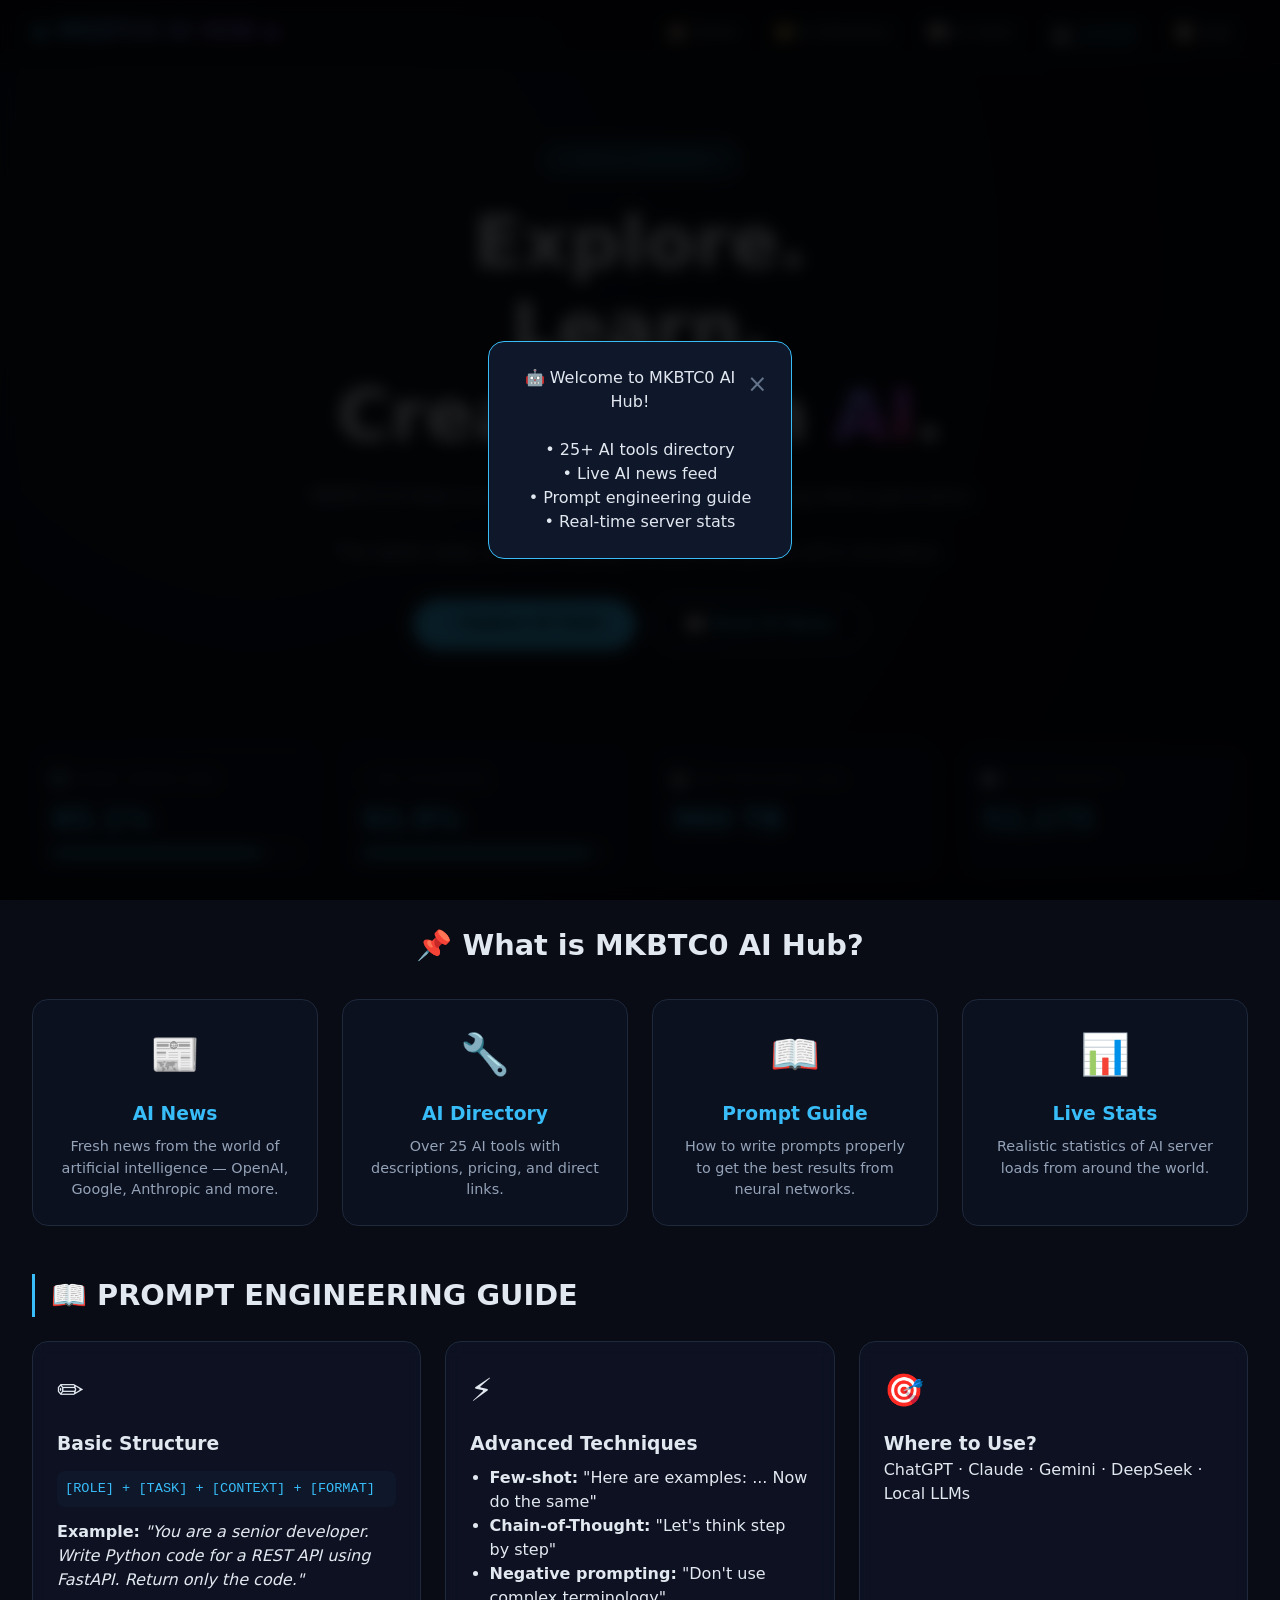
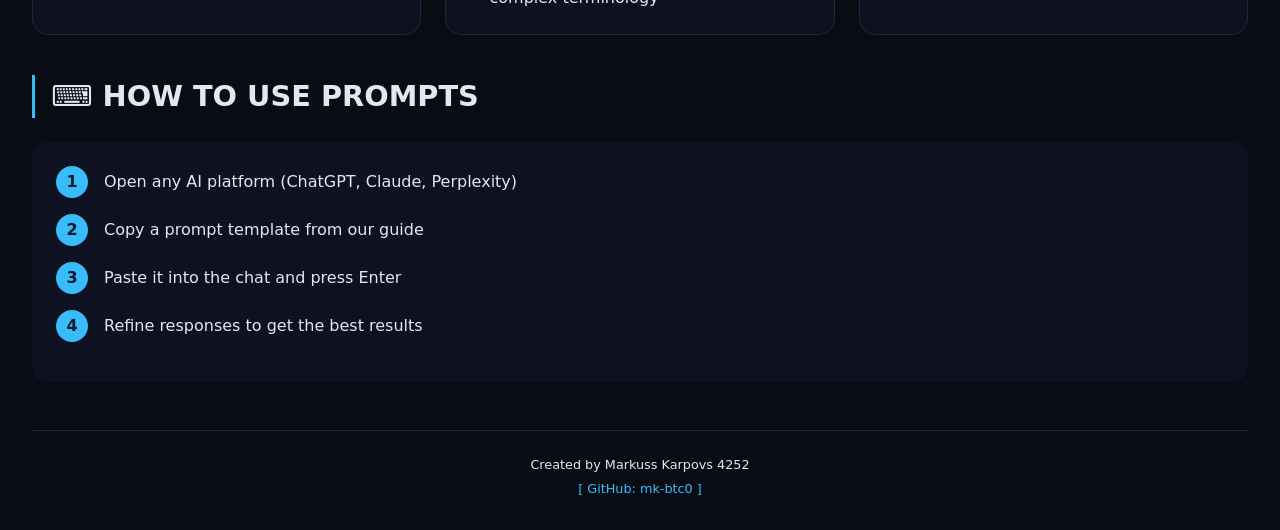
<file: index.html>
<!--
╔══════════════════════════════════════════════╗
║     MKBTC0                                   ║
║     Rnu                                      ║
╚══════════════════════════════════════════════╝
-->
<!DOCTYPE html>
<html lang="en">
<head>
    <meta charset="UTF-8">
    <meta name="viewport" content="width=device-width, initial-scale=1.0">
    <title>MKBTC0 AI HUB | Home</title>
    <link rel="stylesheet" href="style.css">
</head>
<body>
    <div class="bg-gradient"></div>
    
    <nav class="navbar">
        <div class="logo">◆ MKBTC0 AI HUB ◆</div>
        <div class="nav-links">
            <a href="index.html">🏠 home</a>
            <a href="allAI.html">📁 ai directory</a>
            <a href="news.html">📰 ai news</a>
            <a href="console.html" class="active">💻 console</a>
            <a href="logs.html">📋 logs</a>
        </div>
    </nav>

    <main class="container">
        <div class="hero-section">
            <div class="hero-badge">✦ YOUR AI COMPANION ✦</div>
            <h1 class="hero-title">Explore.<br>Learn.<br>Create with <span class="gradient-text">AI</span>.</h1>
            <p class="hero-desc">MKBTC0 AI Hub is a platform where you'll find everything about generative artificial intelligence.<br>The latest news, AI tools catalog, and prompt guides all in one place.</p>
            <div class="hero-buttons">
                <a href="allAI.html" class="btn-primary">⚡ Explore AI Tools</a>
                <a href="news.html" class="btn-secondary">📰 Read AI News</a>
            </div>
        </div>

        <div class="stats-panel">
            <div class="stat-card">
                <span class="stat-label">🌍 GLOBAL SERVER LOAD</span>
                <span class="stat-value" id="serverLoad">89%</span>
                <div class="progress-bar"><div class="progress-fill" id="loadFill" style="width: 89%"></div></div>
            </div>
            <div class="stat-card">
                <span class="stat-label">⚡ GPU UTILIZATION</span>
                <span class="stat-value" id="gpuUtil">94%</span>
                <div class="progress-bar"><div class="progress-fill" id="gpuFill" style="width: 94%"></div></div>
            </div>
            <div class="stat-card">
                <span class="stat-label">💾 DATA PROCESSED (24h)</span>
                <span class="stat-value" id="dataProcessed">847 TB</span>
            </div>
            <div class="stat-card">
                <span class="stat-label">🔄 ACTIVE REQUESTS</span>
                <span class="stat-value" id="activeReqs">47,281</span>
            </div>
        </div>

        <!-- What is this site about -->
        <div class="about-section">
            <h2>📌 What is MKBTC0 AI Hub?</h2>
            <div class="about-grid">
                <div class="about-card">
                    <div class="about-icon">📰</div>
                    <h3>AI News</h3>
                    <p>Fresh news from the world of artificial intelligence — OpenAI, Google, Anthropic and more.</p>
                </div>
                <div class="about-card">
                    <div class="about-icon">🔧</div>
                    <h3>AI Directory</h3>
                    <p>Over 25 AI tools with descriptions, pricing, and direct links.</p>
                </div>
                <div class="about-card">
                    <div class="about-icon">📖</div>
                    <h3>Prompt Guide</h3>
                    <p>How to write prompts properly to get the best results from neural networks.</p>
                </div>
                <div class="about-card">
                    <div class="about-icon">📊</div>
                    <h3>Live Stats</h3>
                    <p>Realistic statistics of AI server loads from around the world.</p>
                </div>
            </div>
        </div>

        <!-- Prompt Engineering Guide -->
        <div class="section">
            <h2>📖 PROMPT ENGINEERING GUIDE</h2>
            <div class="prompt-grid">
                <div class="prompt-card">
                    <div class="prompt-icon">✏️</div>
                    <h3>Basic Structure</h3>
                    <code>[ROLE] + [TASK] + [CONTEXT] + [FORMAT]</code>
                    <p><strong>Example:</strong> <em>"You are a senior developer. Write Python code for a REST API using FastAPI. Return only the code."</em></p>
                </div>
                <div class="prompt-card">
                    <div class="prompt-icon">⚡</div>
                    <h3>Advanced Techniques</h3>
                    <ul>
                        <li><strong>Few-shot:</strong> "Here are examples: ... Now do the same"</li>
                        <li><strong>Chain-of-Thought:</strong> "Let's think step by step"</li>
                        <li><strong>Negative prompting:</strong> "Don't use complex terminology"</li>
                    </ul>
                </div>
                <div class="prompt-card">
                    <div class="prompt-icon">🎯</div>
                    <h3>Where to Use?</h3>
                    <p>ChatGPT · Claude · Gemini · DeepSeek · Local LLMs</p>
                </div>
            </div>
        </div>

        <!-- How to use prompts -->
        <div class="section">
            <h2>⌨️ HOW TO USE PROMPTS</h2>
            <div class="instruction-box">
                <div class="instruction-step">
                    <span class="step-num">1</span>
                    <p>Open any AI platform (ChatGPT, Claude, Perplexity)</p>
                </div>
                <div class="instruction-step">
                    <span class="step-num">2</span>
                    <p>Copy a prompt template from our guide</p>
                </div>
                <div class="instruction-step">
                    <span class="step-num">3</span>
                    <p>Paste it into the chat and press Enter</p>
                </div>
                <div class="instruction-step">
                    <span class="step-num">4</span>
                    <p>Refine responses to get the best results</p>
                </div>
            </div>
        </div>

        <footer class="footer">
            <p>Created by Markuss Karpovs 4252</p>
            <a href="https://github.com/mk-btc0" target="_blank" class="github-link">[ GitHub: mk-btc0 ]</a>
        </footer>
    </main>
    
    <div id="modal" class="modal">
        <div class="modal-content">
            <span class="close">&times;</span>
            <p id="modalMsg"></p>
        </div>
    </div>

    <script src="script.js"></script>
</body>
</html>
</file>
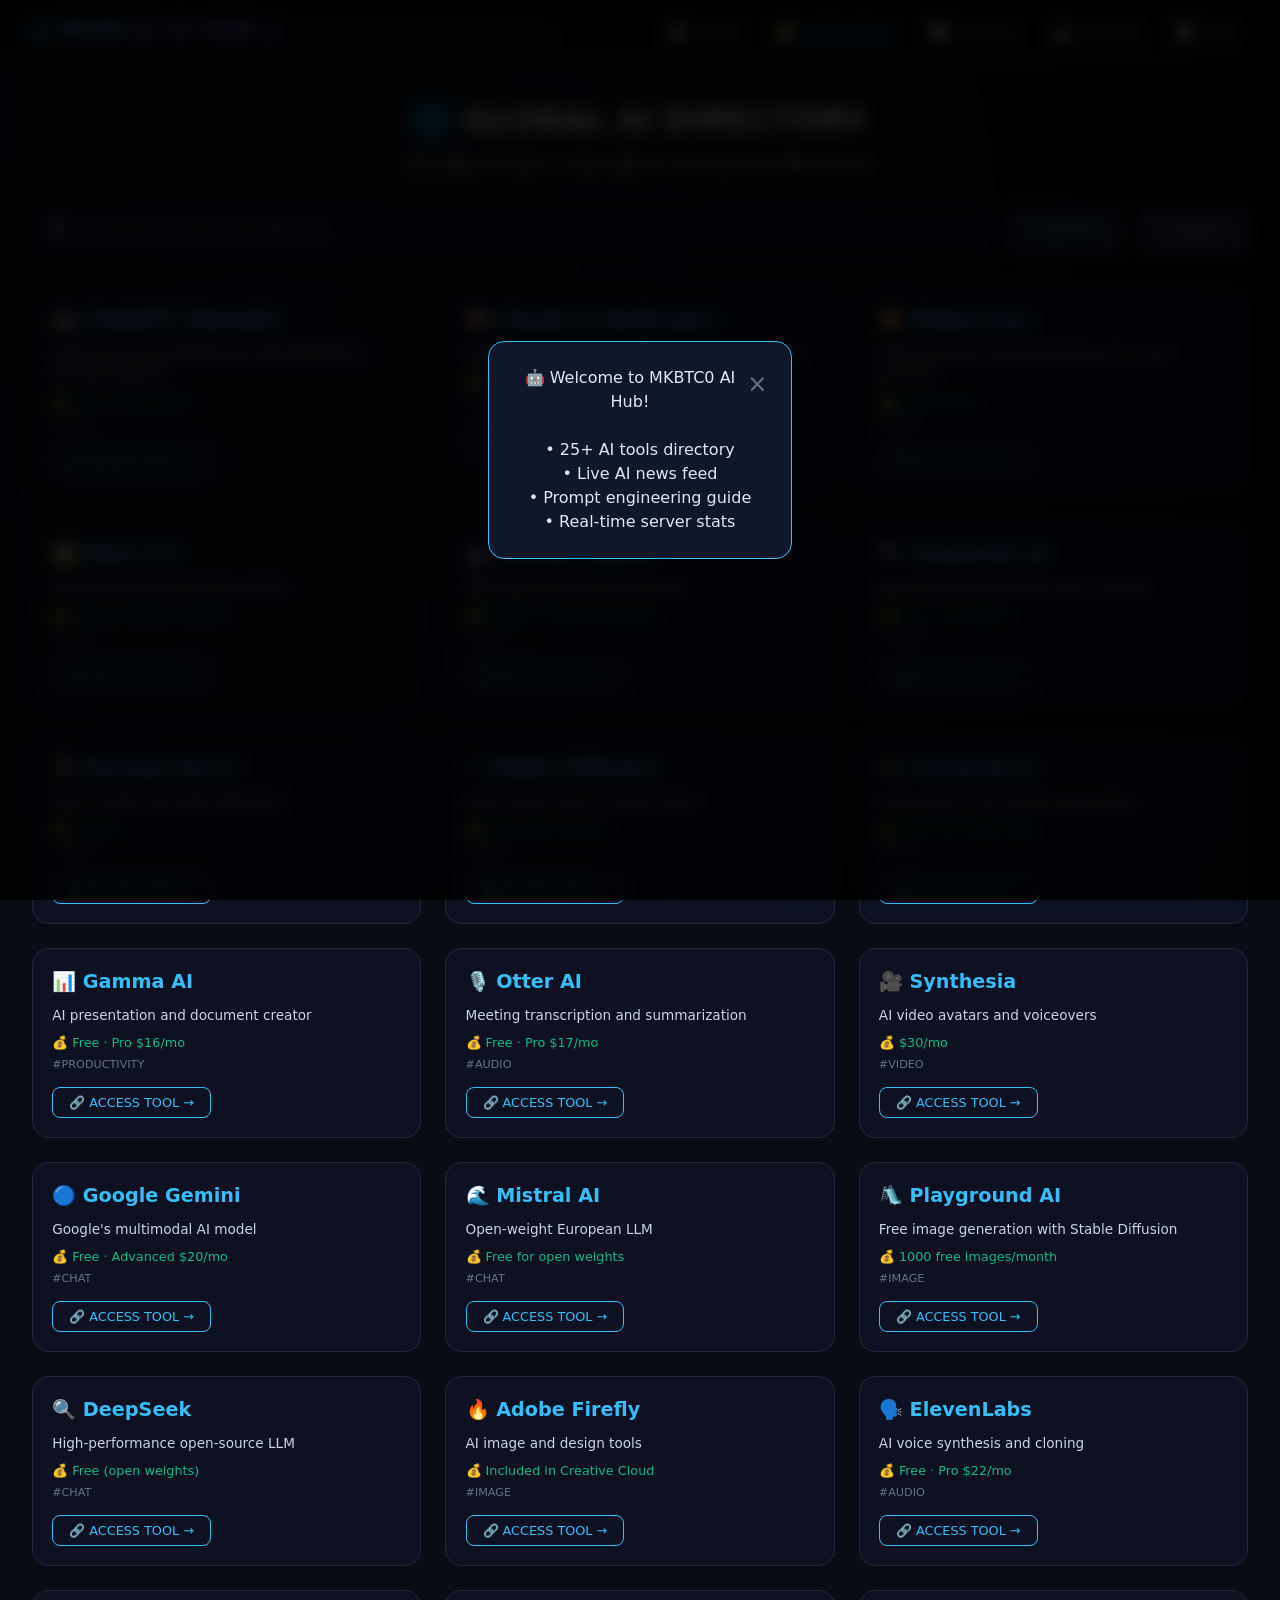
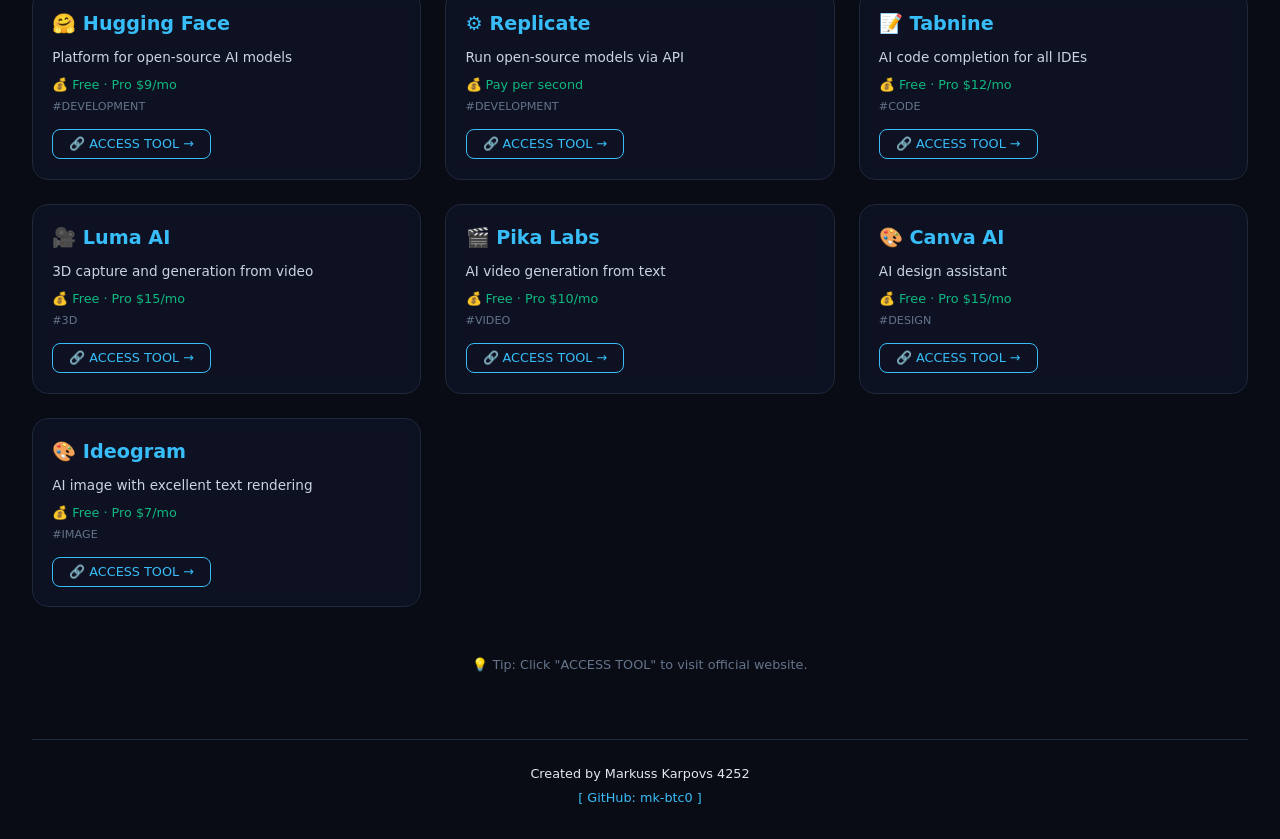
<file: allAI.html>
<!DOCTYPE html>
<html lang="en">
<head>
    <meta charset="UTF-8">
    <meta name="viewport" content="width=device-width, initial-scale=1.0">
    <title>MKBTC0 AI HUB | AI Directory</title>
    <link rel="stylesheet" href="style.css">
</head>
<body>
    <div class="bg-gradient"></div>

    <nav class="navbar">
        <div class="logo">◆ MKBTC0 AI HUB ◆</div>
        <div class="nav-links">
            <a href="index.html">🏠 home</a>
            <a href="allAI.html" class="active">📁 ai directory</a>
            <a href="news.html">📰 ai news</a>
            <a href="console.html">💻 console</a>
            <a href="logs.html">📋 logs</a>
        </div>
    </nav>

    <main class="container">
        <div class="page-header">
            <h1>🌐 GLOBAL AI DIRECTORY</h1>
            <p>All major AI tools — descriptions, pricing, and official links</p>
        </div>

        <div class="search-section">
            <input type="text" id="aiSearch" placeholder="🔍 Search AI tool by name or category..." class="search-input">
            <button id="searchBtn" class="search-btn">⟫ SEARCH</button>
            <button id="resetBtn" class="search-btn reset">⟳ RESET</button>
        </div>

        <div id="aiGrid" class="ai-grid">
            <div class="loading">📡 Loading AI tools...</div>
        </div>

        <div class="info-note">
            <p>💡 Tip: Click "ACCESS TOOL" to visit official website.</p>
        </div>

        <footer class="footer">
            <p>Created by Markuss Karpovs 4252</p>
            <a href="https://github.com/mk-btc0" target="_blank" class="github-link">[ GitHub: mk-btc0 ]</a>
        </footer>
    </main>

    <div id="modal" class="modal">
        <div class="modal-content">
            <span class="close">&times;</span>
            <p id="modalMsg"></p>
        </div>
    </div>

    <script src="script.js"></script>
</body>
</html>
</file>
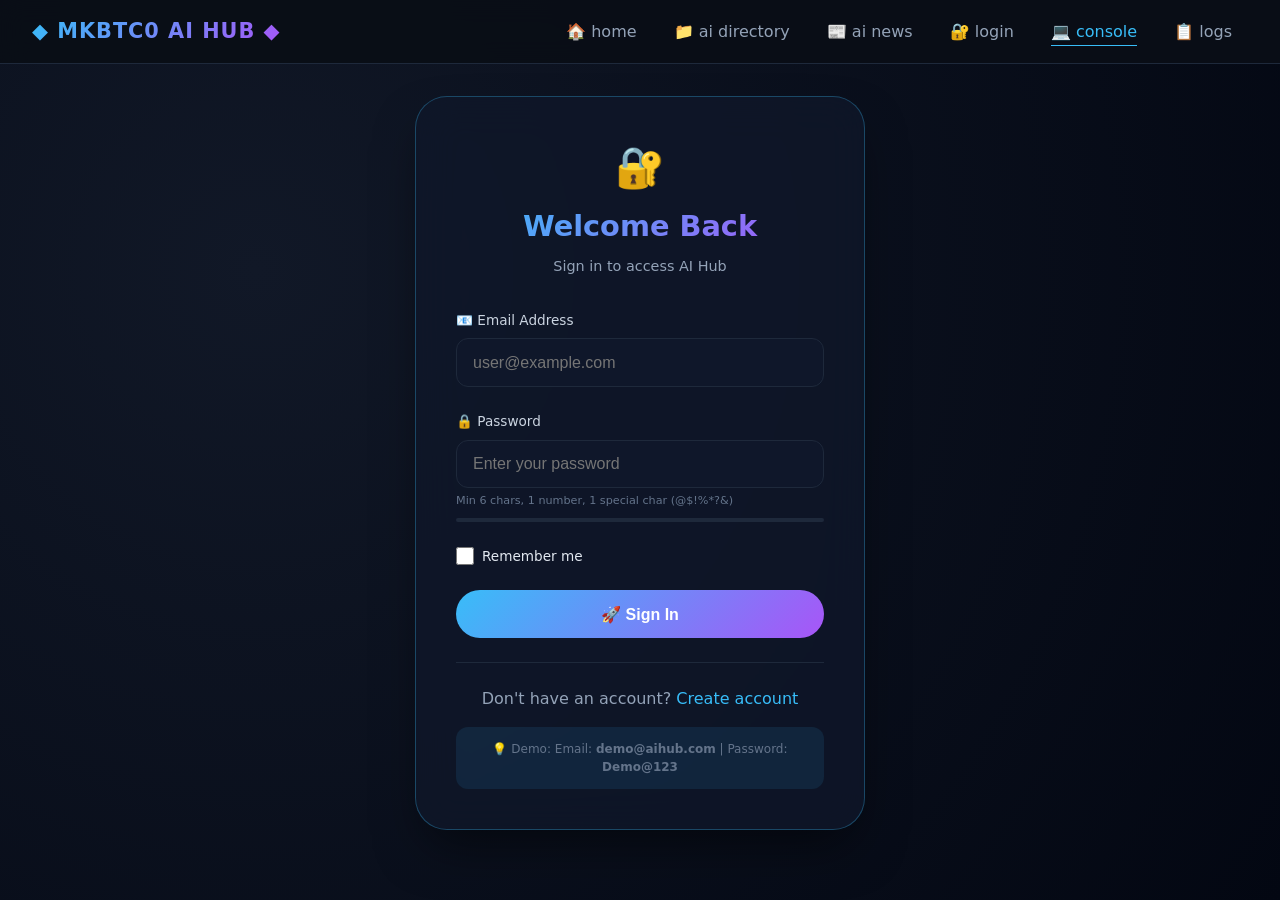
<file: login.html>
<!DOCTYPE html>
<html lang="en">
<head>
    <meta charset="UTF-8">
    <meta name="viewport" content="width=device-width, initial-scale=1.0">
    <title>MKBTC0 AI HUB | Login</title>
    <link rel="stylesheet" href="style.css">
    <style>
        .login-container {
            min-height: 80vh;
            display: flex;
            align-items: center;
            justify-content: center;
            padding: 2rem;
        }
        
        .login-card {
            background: rgba(15, 23, 42, 0.8);
            backdrop-filter: blur(20px);
            border-radius: 32px;
            padding: 2.5rem;
            width: 100%;
            max-width: 450px;
            border: 1px solid rgba(56, 189, 248, 0.3);
            box-shadow: 0 25px 50px -12px rgba(0, 0, 0, 0.5);
        }
        
        .login-header {
            text-align: center;
            margin-bottom: 2rem;
        }
        
        .login-logo {
            font-size: 2.5rem;
            margin-bottom: 0.5rem;
        }
        
        .login-header h2 {
            font-size: 1.8rem;
            background: linear-gradient(135deg, #38bdf8, #a855f7);
            -webkit-background-clip: text;
            background-clip: text;
            color: transparent;
        }
        
        .login-header p {
            color: #94a3b8;
            font-size: 0.9rem;
            margin-top: 0.5rem;
        }
        
        .input-group {
            margin-bottom: 1.5rem;
        }
        
        .input-group label {
            display: block;
            margin-bottom: 0.5rem;
            color: #cbd5e1;
            font-size: 0.85rem;
            font-weight: 500;
        }
        
        .input-group input {
            width: 100%;
            background: #0f172a;
            border: 1px solid #1e293b;
            border-radius: 12px;
            padding: 0.9rem 1rem;
            color: #e2e8f0;
            font-size: 1rem;
            transition: all 0.2s;
        }
        
        .input-group input:focus {
            outline: none;
            border-color: #38bdf8;
            box-shadow: 0 0 0 3px rgba(56, 189, 248, 0.1);
        }
        
        .input-group input.error {
            border-color: #f43f5e;
        }
        
        .password-hint {
            font-size: 0.7rem;
            color: #64748b;
            margin-top: 0.3rem;
        }
        
        .error-message {
            color: #f43f5e;
            font-size: 0.75rem;
            margin-top: 0.3rem;
            display: none;
        }
        
        .error-message.show {
            display: block;
        }
        
        .checkbox-group {
            display: flex;
            align-items: center;
            gap: 0.5rem;
            margin-bottom: 1.5rem;
        }
        
        .checkbox-group input {
            width: 18px;
            height: 18px;
            accent-color: #38bdf8;
        }
        
        .login-btn {
            width: 100%;
            background: linear-gradient(135deg, #38bdf8, #a855f7);
            border: none;
            border-radius: 40px;
            padding: 0.9rem;
            font-size: 1rem;
            font-weight: 600;
            color: white;
            cursor: pointer;
            transition: all 0.2s;
        }
        
        .login-btn:hover {
            transform: translateY(-2px);
            box-shadow: 0 10px 25px -5px rgba(56, 189, 248, 0.3);
        }
        
        .login-btn:disabled {
            opacity: 0.6;
            cursor: not-allowed;
            transform: none;
        }
        
        .register-link {
            text-align: center;
            margin-top: 1.5rem;
            padding-top: 1.5rem;
            border-top: 1px solid #1e293b;
            color: #94a3b8;
        }
        
        .register-link a {
            color: #38bdf8;
            text-decoration: none;
            cursor: pointer;
        }
        
        .register-link a:hover {
            text-decoration: underline;
        }
        
        .password-strength {
            margin-top: 0.5rem;
            height: 4px;
            background: #1e293b;
            border-radius: 4px;
            overflow: hidden;
        }
        
        .strength-bar {
            height: 100%;
            width: 0%;
            transition: width 0.3s;
        }
        
        .strength-bar.weak { background: #f43f5e; width: 33%; }
        .strength-bar.medium { background: #fbbf24; width: 66%; }
        .strength-bar.strong { background: #10b981; width: 100%; }
        
        .demo-hint {
            background: rgba(56, 189, 248, 0.1);
            border-radius: 12px;
            padding: 0.8rem;
            margin-top: 1rem;
            font-size: 0.75rem;
            color: #64748b;
            text-align: center;
        }

        .modal {
            display: none;
            position: fixed;
            top: 0;
            left: 0;
            width: 100%;
            height: 100%;
            background: rgba(0, 0, 0, 0.85);
            backdrop-filter: blur(8px);
            z-index: 1000;
            justify-content: center;
            align-items: center;
        }

        .modal-content {
            background: #0f172a;
            border: 1px solid #38bdf8;
            border-radius: 16px;
            padding: 1.5rem;
            max-width: 450px;
            width: 90%;
            position: relative;
        }

        .close {
            position: absolute;
            top: 15px;
            right: 20px;
            font-size: 1.8rem;
            cursor: pointer;
            color: #64748b;
        }

        .close:hover {
            color: #38bdf8;
        }
    </style>
</head>
<body>
    <div class="bg-gradient"></div>

    <nav class="navbar">
        <div class="logo">◆ MKBTC0 AI HUB ◆</div>
        <div class="nav-links">
    <a href="index.html">🏠 home</a>
    <a href="allAI.html">📁 ai directory</a>
    <a href="news.html">📰 ai news</a>
    <a href="login.html">🔐 login</a>
    <a href="console.html" class="active">💻 console</a>
    <a href="logs.html">📋 logs</a>
</div>
        
    </nav>

    <div class="login-container">
        <div class="login-card">
            <div class="login-header">
                <div class="login-logo">🔐</div>
                <h2>Welcome Back</h2>
                <p>Sign in to access AI Hub</p>
            </div>

            <!-- Login Form -->
            <form id="loginForm">
                <div class="input-group">
                    <label>📧 Email Address</label>
                    <input type="email" id="emailInput" placeholder="user@example.com" autocomplete="off">
                    <div class="error-message" id="emailError">❌ Invalid email (must contain @ and .)</div>
                </div>

                <div class="input-group">
                    <label>🔒 Password</label>
                    <input type="password" id="passwordInput" placeholder="Enter your password">
                    <div class="password-hint">Min 6 chars, 1 number, 1 special char (@$!%*?&)</div>
                    <div class="password-strength">
                        <div class="strength-bar" id="strengthBar"></div>
                    </div>
                    <div class="error-message" id="passwordError">❌ Password must have 6+ chars, 1 number, 1 special character</div>
                </div>

                <div class="checkbox-group">
                    <input type="checkbox" id="rememberMe">
                    <label style="margin:0; font-size:0.85rem;">Remember me</label>
                </div>

                <button type="submit" class="login-btn" id="loginBtn">🚀 Sign In</button>
            </form>

            <div class="register-link">
                Don't have an account? <a id="showRegisterBtn">Create account</a>
            </div>
            
            <div class="demo-hint">
                💡 Demo: Email: <strong>demo@aihub.com</strong> | Password: <strong>Demo@123</strong>
            </div>
        </div>
    </div>

    <!-- Register Modal -->
    <div id="registerModal" class="modal">
        <div class="modal-content">
            <span class="close" id="closeRegisterModal">&times;</span>
            <div style="text-align: center;">
                <div style="font-size: 3rem;">📝</div>
                <h3 style="margin-bottom: 1rem;">Create Account</h3>
            </div>
            <form id="registerForm">
                <div class="input-group">
                    <label>📧 Email</label>
                    <input type="email" id="regEmail" placeholder="your@email.com">
                    <div class="error-message" id="regEmailError" style="display: none;">❌ Invalid email format</div>
                </div>
                <div class="input-group">
                    <label>🔒 Password</label>
                    <input type="password" id="regPassword" placeholder="Create password">
                    <div class="password-hint">6+ chars, 1 number, 1 special char (@$!%*?&)</div>
                    <div class="error-message" id="regPasswordError" style="display: none;">❌ Password must have 6+ chars, 1 number, 1 special character</div>
                </div>
                <div class="input-group">
                    <label>✓ Confirm Password</label>
                    <input type="password" id="regConfirmPassword" placeholder="Confirm password">
                    <div class="error-message" id="regConfirmError" style="display: none;">❌ Passwords do not match</div>
                </div>
                <button type="submit" class="login-btn" style="margin-top: 1rem;">✅ Register</button>
            </form>
        </div>
    </div>

    <script>
        // ========== ВСЕ ФУНКЦИИ РАБОТАЮТ ==========
        
        // Функция для показа модального сообщения
        function showModalMessage(msg) {
            // Создаём временное модальное окно
            const modal = document.createElement('div');
            modal.style.cssText = `
                position: fixed;
                top: 0;
                left: 0;
                width: 100%;
                height: 100%;
                background: rgba(0,0,0,0.9);
                backdrop-filter: blur(8px);
                z-index: 10000;
                display: flex;
                justify-content: center;
                align-items: center;
            `;
            const content = document.createElement('div');
            content.style.cssText = `
                background: #0f172a;
                border: 2px solid #38bdf8;
                border-radius: 20px;
                padding: 2rem;
                text-align: center;
                max-width: 350px;
                color: white;
            `;
            content.innerHTML = `<p style="margin-bottom: 1rem;">${msg}</p><button id="modalOkBtn" style="background: #38bdf8; border: none; padding: 0.5rem 1.5rem; border-radius: 30px; cursor: pointer;">OK</button>`;
            modal.appendChild(content);
            document.body.appendChild(modal);
            document.getElementById('modalOkBtn').onclick = () => modal.remove();
            setTimeout(() => { if(document.body.contains(modal)) modal.remove(); }, 3000);
        }

        // Email validation
        function validateEmail(email) {
            return email.includes('@') && email.includes('.') && email.length > 5;
        }

        // Password validation
        function validatePassword(password) {
            const hasMinLength = password.length >= 6;
            const hasNumber = /[0-9]/.test(password);
            const hasSpecial = /[!@#$%^&*(),.?":{}|<>]/.test(password);
            return hasMinLength && hasNumber && hasSpecial;
        }

        // Get DOM elements
        const emailInput = document.getElementById('emailInput');
        const passwordInput = document.getElementById('passwordInput');
        const emailError = document.getElementById('emailError');
        const passwordError = document.getElementById('passwordError');
        const loginBtn = document.getElementById('loginBtn');
        const strengthBar = document.getElementById('strengthBar');

        // Password strength
        function updateStrengthBar(password) {
            let strength = 0;
            if (password.length >= 6) strength++;
            if (/[0-9]/.test(password)) strength++;
            if (/[!@#$%^&*(),.?":{}|<>]/.test(password)) strength++;
            
            strengthBar.className = 'strength-bar';
            if (strength === 1) strengthBar.classList.add('weak');
            else if (strength === 2) strengthBar.classList.add('medium');
            else if (strength === 3) strengthBar.classList.add('strong');
            else strengthBar.style.width = '0%';
        }

        // Check login form
        function checkLoginForm() {
            const email = emailInput.value;
            const password = passwordInput.value;
            
            let isValid = true;
            
            if (!validateEmail(email)) {
                emailError.classList.add('show');
                emailInput.classList.add('error');
                isValid = false;
            } else {
                emailError.classList.remove('show');
                emailInput.classList.remove('error');
            }
            
            if (!validatePassword(password)) {
                passwordError.classList.add('show');
                passwordInput.classList.add('error');
                isValid = false;
            } else {
                passwordError.classList.remove('show');
                passwordInput.classList.remove('error');
            }
            
            if (loginBtn) loginBtn.disabled = !isValid;
            return isValid;
        }

        // Event listeners for login form
        if (emailInput) emailInput.addEventListener('input', checkLoginForm);
        if (passwordInput) {
            passwordInput.addEventListener('input', () => {
                checkLoginForm();
                updateStrengthBar(passwordInput.value);
            });
        }

        // Login submit
        const loginForm = document.getElementById('loginForm');
        if (loginForm) {
            loginForm.addEventListener('submit', (e) => {
                e.preventDefault();
                
                if (checkLoginForm()) {
                    const email = emailInput.value;
                    const password = passwordInput.value;
                    
                    // Get registered users
                    let users = [];
                    try {
                        users = JSON.parse(localStorage.getItem('aihub_users') || '[]');
                    } catch(e) { users = []; }
                    
                    let validUser = false;
                    
                    // Demo account
                    if (email === 'demo@aihub.com' && password === 'Demo@123') {
                        validUser = true;
                    }
                    
                    // Check registered users
                    if (!validUser) {
                        validUser = users.some(u => u.email === email && u.password === password);
                    }
                    
                    if (validUser) {
                        sessionStorage.setItem('loggedIn', 'true');
                        sessionStorage.setItem('userEmail', email);
                        if (document.getElementById('rememberMe').checked) {
                            localStorage.setItem('rememberedEmail', email);
                        }
                        showModalMessage("✅ Login successful! Redirecting...");
                        setTimeout(() => {
                            window.location.href = 'index.html';
                        }, 1000);
                    } else {
                        showModalMessage("❌ Invalid email or password. Please check or register.");
                    }
                }
            });
        }

        // ========== REGISTRATION MODAL ==========
        const registerModal = document.getElementById('registerModal');
        const showRegisterBtn = document.getElementById('showRegisterBtn');
        const closeRegisterModal = document.getElementById('closeRegisterModal');

        if (showRegisterBtn) {
            showRegisterBtn.addEventListener('click', (e) => {
                e.preventDefault();
                if (registerModal) registerModal.style.display = 'flex';
            });
        }

        if (closeRegisterModal) {
            closeRegisterModal.onclick = () => {
                if (registerModal) registerModal.style.display = 'none';
            };
        }

        if (registerModal) {
            registerModal.onclick = (e) => {
                if (e.target === registerModal) registerModal.style.display = 'none';
            };
        }

        // ========== REGISTRATION SUBMIT ==========
        const registerForm = document.getElementById('registerForm');
        if (registerForm) {
            registerForm.addEventListener('submit', (e) => {
                e.preventDefault();
                
                const regEmail = document.getElementById('regEmail').value;
                const regPassword = document.getElementById('regPassword').value;
                const regConfirm = document.getElementById('regConfirmPassword').value;
                
                const regEmailError = document.getElementById('regEmailError');
                const regPasswordError = document.getElementById('regPasswordError');
                const regConfirmError = document.getElementById('regConfirmError');
                
                let isValid = true;
                
                // Validate email
                if (!validateEmail(regEmail)) {
                    if (regEmailError) regEmailError.style.display = 'block';
                    isValid = false;
                } else {
                    if (regEmailError) regEmailError.style.display = 'none';
                }
                
                // Validate password
                if (!validatePassword(regPassword)) {
                    if (regPasswordError) regPasswordError.style.display = 'block';
                    isValid = false;
                } else {
                    if (regPasswordError) regPasswordError.style.display = 'none';
                }
                
                // Validate confirm
                if (regPassword !== regConfirm) {
                    if (regConfirmError) regConfirmError.style.display = 'block';
                    isValid = false;
                } else {
                    if (regConfirmError) regConfirmError.style.display = 'none';
                }
                
                if (!isValid) {
                    showModalMessage("❌ Please fix the errors above");
                    return;
                }
                
                // Save user
                let users = [];
                try {
                    users = JSON.parse(localStorage.getItem('aihub_users') || '[]');
                } catch(e) { users = []; }
                
                if (users.some(u => u.email === regEmail)) {
                    showModalMessage("❌ User already exists! Please login.");
                    return;
                }
                
                users.push({ email: regEmail, password: regPassword });
                localStorage.setItem('aihub_users', JSON.stringify(users));
                
                showModalMessage("✅ Registration successful! You can now login.");
                
                // Close modal and fill login form
                if (registerModal) registerModal.style.display = 'none';
                if (emailInput) emailInput.value = regEmail;
                if (passwordInput) passwordInput.value = regPassword;
                
                checkLoginForm();
            });
        }
        
        // Check for remembered email
        const remembered = localStorage.getItem('rememberedEmail');
        if (remembered && emailInput) {
            emailInput.value = remembered;
            checkLoginForm();
        }
    </script>
</body>
</html>
</file>
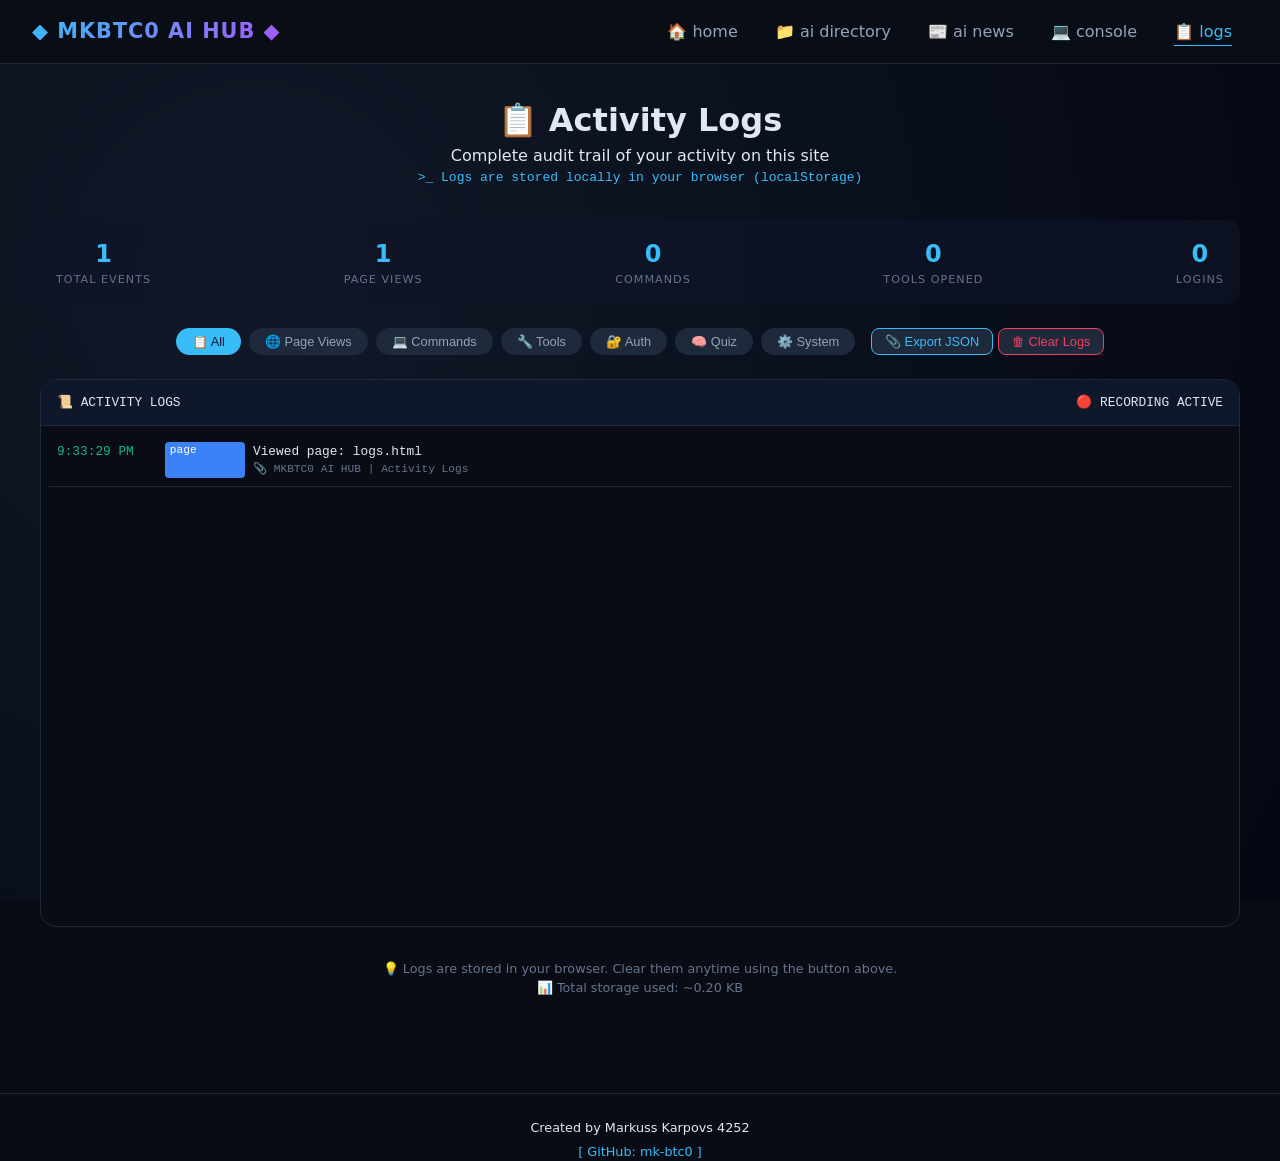
<file: logs.html>
<!DOCTYPE html>
<html lang="en">
<head>
    <meta charset="UTF-8">
    <meta name="viewport" content="width=device-width, initial-scale=1.0">
    <title>MKBTC0 AI HUB | Activity Logs</title>
    <link rel="stylesheet" href="style.css">
    <style>
        .logs-container {
            max-width: 1200px;
            margin: 0 auto;
        }
        
        .logs-header {
            text-align: center;
            margin-bottom: 2rem;
        }
        
        .logs-controls {
            display: flex;
            gap: 1rem;
            justify-content: center;
            margin-bottom: 1.5rem;
            flex-wrap: wrap;
        }
        
        .log-stats {
            display: flex;
            justify-content: space-between;
            background: rgba(15, 23, 42, 0.6);
            border-radius: 12px;
            padding: 1rem;
            margin-bottom: 1.5rem;
            flex-wrap: wrap;
            gap: 1rem;
        }
        
        .stat-item {
            text-align: center;
        }
        
        .stat-number {
            font-size: 1.5rem;
            font-weight: bold;
            color: #38bdf8;
        }
        
        .stat-label {
            font-size: 0.7rem;
            color: #64748b;
        }
        
        .log-viewer {
            background: #0a0c15;
            border-radius: 16px;
            border: 1px solid #1e293b;
            overflow: hidden;
        }
        
        .log-header {
            background: #0f172a;
            padding: 0.8rem 1rem;
            border-bottom: 1px solid #1e293b;
            display: flex;
            align-items: center;
            justify-content: space-between;
            font-family: monospace;
            font-size: 0.8rem;
        }
        
        .log-body {
            height: 500px;
            overflow-y: auto;
            padding: 0.5rem;
            font-family: 'Courier New', monospace;
            font-size: 0.8rem;
        }
        
        .log-entry {
            padding: 0.5rem;
            border-bottom: 1px solid #1e293b;
            display: flex;
            flex-wrap: wrap;
            gap: 0.5rem;
            transition: 0.2s;
        }
        
        .log-entry:hover {
            background: rgba(56, 189, 248, 0.05);
        }
        
        .log-time {
            color: #10b981;
            min-width: 100px;
        }
        
        .log-type {
            min-width: 80px;
            padding: 0 0.3rem;
            border-radius: 4px;
            font-size: 0.7rem;
        }
        
        .log-type.page { background: #3b82f6; color: white; }
        .log-type.command { background: #8b5cf6; color: white; }
        .log-type.login { background: #10b981; color: white; }
        .log-type.tool { background: #f59e0b; color: white; }
        .log-type.quiz { background: #ec4899; color: white; }
        .log-type.system { background: #64748b; color: white; }
        
        .log-action {
            flex: 1;
            color: #e2e8f0;
            word-break: break-word;
        }
        
        .log-detail {
            color: #64748b;
            font-size: 0.7rem;
        }
        
        .export-btn {
            background: #1e293b;
            border: 1px solid #38bdf8;
            border-radius: 8px;
            padding: 0.3rem 0.8rem;
            color: #38bdf8;
            cursor: pointer;
            font-size: 0.8rem;
        }
        
        .export-btn:hover {
            background: #38bdf8;
            color: #0f172a;
        }
        
        .filter-buttons {
            display: flex;
            gap: 0.5rem;
            flex-wrap: wrap;
        }
        
        .filter-btn {
            background: #1e293b;
            border: none;
            border-radius: 20px;
            padding: 0.3rem 1rem;
            color: #94a3b8;
            cursor: pointer;
            font-size: 0.8rem;
        }
        
        .filter-btn.active {
            background: #38bdf8;
            color: #0f172a;
        }
        
        .terminal-line {
            font-family: monospace;
            color: #38bdf8;
            margin-bottom: 0.3rem;
        }
    </style>
</head>
<body>
    <div class="bg-gradient"></div>

    <nav class="navbar">
        <div class="logo">◆ MKBTC0 AI HUB ◆</div>
        <div class="nav-links">
            <a href="index.html">🏠 home</a>
            <a href="allAI.html">📁 ai directory</a>
            <a href="news.html">📰 ai news</a>
            <a href="console.html">💻 console</a>
            <a href="logs.html" class="active">📋 logs</a>
        </div>
    </nav>

    <main class="container">
        <div class="logs-container">
            <div class="logs-header">
                <h1>📋 Activity Logs</h1>
                <p>Complete audit trail of your activity on this site</p>
                <div class="terminal-line">>_ Logs are stored locally in your browser (localStorage)</div>
            </div>

            <div class="log-stats" id="logStats">
                <div class="stat-item"><div class="stat-number" id="totalLogs">0</div><div class="stat-label">Total Events</div></div>
                <div class="stat-item"><div class="stat-number" id="pageLogs">0</div><div class="stat-label">Page Views</div></div>
                <div class="stat-item"><div class="stat-number" id="commandLogs">0</div><div class="stat-label">Commands</div></div>
                <div class="stat-item"><div class="stat-number" id="toolLogs">0</div><div class="stat-label">Tools Opened</div></div>
                <div class="stat-item"><div class="stat-number" id="loginLogs">0</div><div class="stat-label">Logins</div></div>
            </div>

            <div class="logs-controls">
                <div class="filter-buttons" id="filterButtons">
                    <button class="filter-btn active" data-filter="all">📋 All</button>
                    <button class="filter-btn" data-filter="page">🌐 Page Views</button>
                    <button class="filter-btn" data-filter="command">💻 Commands</button>
                    <button class="filter-btn" data-filter="tool">🔧 Tools</button>
                    <button class="filter-btn" data-filter="login">🔐 Auth</button>
                    <button class="filter-btn" data-filter="quiz">🧠 Quiz</button>
                    <button class="filter-btn" data-filter="system">⚙️ System</button>
                </div>
                <div>
                    <button class="export-btn" id="exportLogs">📎 Export JSON</button>
                    <button class="export-btn" id="clearLogs" style="border-color:#f43f5e; color:#f43f5e;">🗑 Clear Logs</button>
                </div>
            </div>

            <div class="log-viewer">
                <div class="log-header">
                    <span>📜 ACTIVITY LOGS</span>
                    <span>🔴 RECORDING ACTIVE</span>
                </div>
                <div class="log-body" id="logBody">
                    <div class="log-entry">
                        <div class="log-time">--:--:--</div>
                        <div class="log-type system">system</div>
                        <div class="log-action">Loading logs...</div>
                    </div>
                </div>
            </div>

            <div class="info-note" style="margin-top: 1rem;">
                <p>💡 Logs are stored in your browser. Clear them anytime using the button above.</p>
                <p>📊 Total storage used: ~<span id="storageSize">0</span> KB</p>
            </div>
        </div>
    </main>

    <footer class="footer">
        <p>Created by Markuss Karpovs 4252</p>
        <a href="https://github.com/mk-btc0" target="_blank" class="github-link">[ GitHub: mk-btc0 ]</a>
    </footer>

    <script>
        // ========== LOG SYSTEM ==========
        
        // Get logs from localStorage
        function getLogs() {
            const logs = localStorage.getItem('aihub_activity_logs');
            return logs ? JSON.parse(logs) : [];
        }
        
        // Save logs to localStorage
        function saveLogs(logs) {
            localStorage.setItem('aihub_activity_logs', JSON.stringify(logs));
            updateStats();
        }
        
        // Add a new log entry
        function addLog(type, action, detail = '') {
            const logs = getLogs();
            logs.push({
                id: Date.now(),
                timestamp: new Date().toISOString(),
                time: new Date().toLocaleTimeString(),
                date: new Date().toLocaleDateString(),
                type: type,
                action: action,
                detail: detail,
                page: window.location.pathname
            });
            
            // Keep only last 500 logs to avoid storage issues
            if (logs.length > 500) logs.shift();
            
            saveLogs(logs);
            return logs;
        }
        
        // Update statistics display
        function updateStats() {
            const logs = getLogs();
            const total = logs.length;
            const pageViews = logs.filter(l => l.type === 'page').length;
            const commands = logs.filter(l => l.type === 'command').length;
            const tools = logs.filter(l => l.type === 'tool').length;
            const logins = logs.filter(l => l.type === 'login').length;
            
            document.getElementById('totalLogs').innerText = total;
            document.getElementById('pageLogs').innerText = pageViews;
            document.getElementById('commandLogs').innerText = commands;
            document.getElementById('toolLogs').innerText = tools;
            document.getElementById('loginLogs').innerText = logins;
            
            // Calculate storage size
            const storageStr = localStorage.getItem('aihub_activity_logs') || '[]';
            const sizeKB = (storageStr.length / 1024).toFixed(2);
            document.getElementById('storageSize').innerText = sizeKB;
        }
        
        // Render logs in the viewer
        let currentFilter = 'all';
        
        function renderLogs() {
            const logs = getLogs();
            const filtered = logs.filter(log => {
                if (currentFilter === 'all') return true;
                return log.type === currentFilter;
            });
            
            const container = document.getElementById('logBody');
            
            if (filtered.length === 0) {
                container.innerHTML = `<div class="log-entry"><div class="log-action">📭 No logs found for this filter.</div></div>`;
                return;
            }
            
            container.innerHTML = filtered.reverse().map(log => `
                <div class="log-entry">
                    <div class="log-time">${log.time}</div>
                    <div class="log-type ${log.type}">${log.type}</div>
                    <div class="log-action">
                        ${log.action}
                        ${log.detail ? `<div class="log-detail">📎 ${log.detail}</div>` : ''}
                    </div>
                </div>
            `).join('');
        }
        
        // Clear all logs
        function clearAllLogs() {
            if (confirm('⚠️ Are you sure you want to delete ALL activity logs? This action cannot be undone.')) {
                localStorage.setItem('aihub_activity_logs', '[]');
                addLog('system', '🗑 All logs cleared by user');
                renderLogs();
                updateStats();
            }
        }
        
        // Export logs to JSON file
        function exportLogs() {
            const logs = getLogs();
            const dataStr = JSON.stringify(logs, null, 2);
            const blob = new Blob([dataStr], {type: 'application/json'});
            const url = URL.createObjectURL(blob);
            const a = document.createElement('a');
            a.href = url;
            a.download = `aihub_logs_${new Date().toISOString().slice(0,19)}.json`;
            a.click();
            URL.revokeObjectURL(url);
            addLog('system', '📎 Logs exported to JSON');
        }
        
        // Add page view log when page loads
        function logPageView() {
            const pageName = window.location.pathname.split('/').pop() || 'index.html';
            addLog('page', `Viewed page: ${pageName}`, document.title);
        }
        
        // ========== HOOK INTO EXISTING ACTIONS ==========
        // Override or enhance existing functions to log actions
        
        // Log when user clicks on AI tool links
        function hookToolClicks() {
            document.querySelectorAll('.ai-link').forEach(link => {
                link.addEventListener('click', () => {
                    const toolName = link.closest('.ai-card')?.querySelector('.ai-name')?.innerText || 'Unknown';
                    addLog('tool', `Opened AI tool: ${toolName}`, link.href);
                });
            });
        }
        
        // Log console commands
        function hookConsoleCommands() {
            // This will be called if console.html is loaded
            if (window.processCommand) {
                const originalProcess = window.processCommand;
                window.processCommand = function(cmd) {
                    addLog('command', `Executed: ${cmd.substring(0, 100)}`, 'from AI Terminal');
                    return originalProcess(cmd);
                };
            }
        }
        
        // Log quiz actions
        function hookQuizEvents() {
            const observer = new MutationObserver(() => {
                const nextBtn = document.getElementById('nextBtn');
                if (nextBtn && !nextBtn.hasAttribute('data-logged')) {
                    nextBtn.setAttribute('data-logged', 'true');
                    nextBtn.addEventListener('click', () => {
                        addLog('quiz', 'Answered question in AI Quiz');
                    });
                }
            });
            observer.observe(document.body, { childList: true, subtree: true });
        }
        
        // ========== INITIALIZE ==========
        document.addEventListener('DOMContentLoaded', () => {
            logPageView();
            renderLogs();
            updateStats();
            
            // Setup filter buttons
            document.querySelectorAll('.filter-btn').forEach(btn => {
                btn.addEventListener('click', () => {
                    document.querySelectorAll('.filter-btn').forEach(b => b.classList.remove('active'));
                    btn.classList.add('active');
                    currentFilter = btn.getAttribute('data-filter');
                    renderLogs();
                });
            });
            
            document.getElementById('exportLogs')?.addEventListener('click', exportLogs);
            document.getElementById('clearLogs')?.addEventListener('click', clearAllLogs);
            
            // Hooks
            setTimeout(() => {
                hookToolClicks();
                hookConsoleCommands();
                hookQuizEvents();
            }, 1000);
        });
        
        // Log before page unload
        window.addEventListener('beforeunload', () => {
            addLog('system', 'Session ended', `Duration: ${new Date().toLocaleTimeString()}`);
        });
    </script>
</body>
</html>
</file>
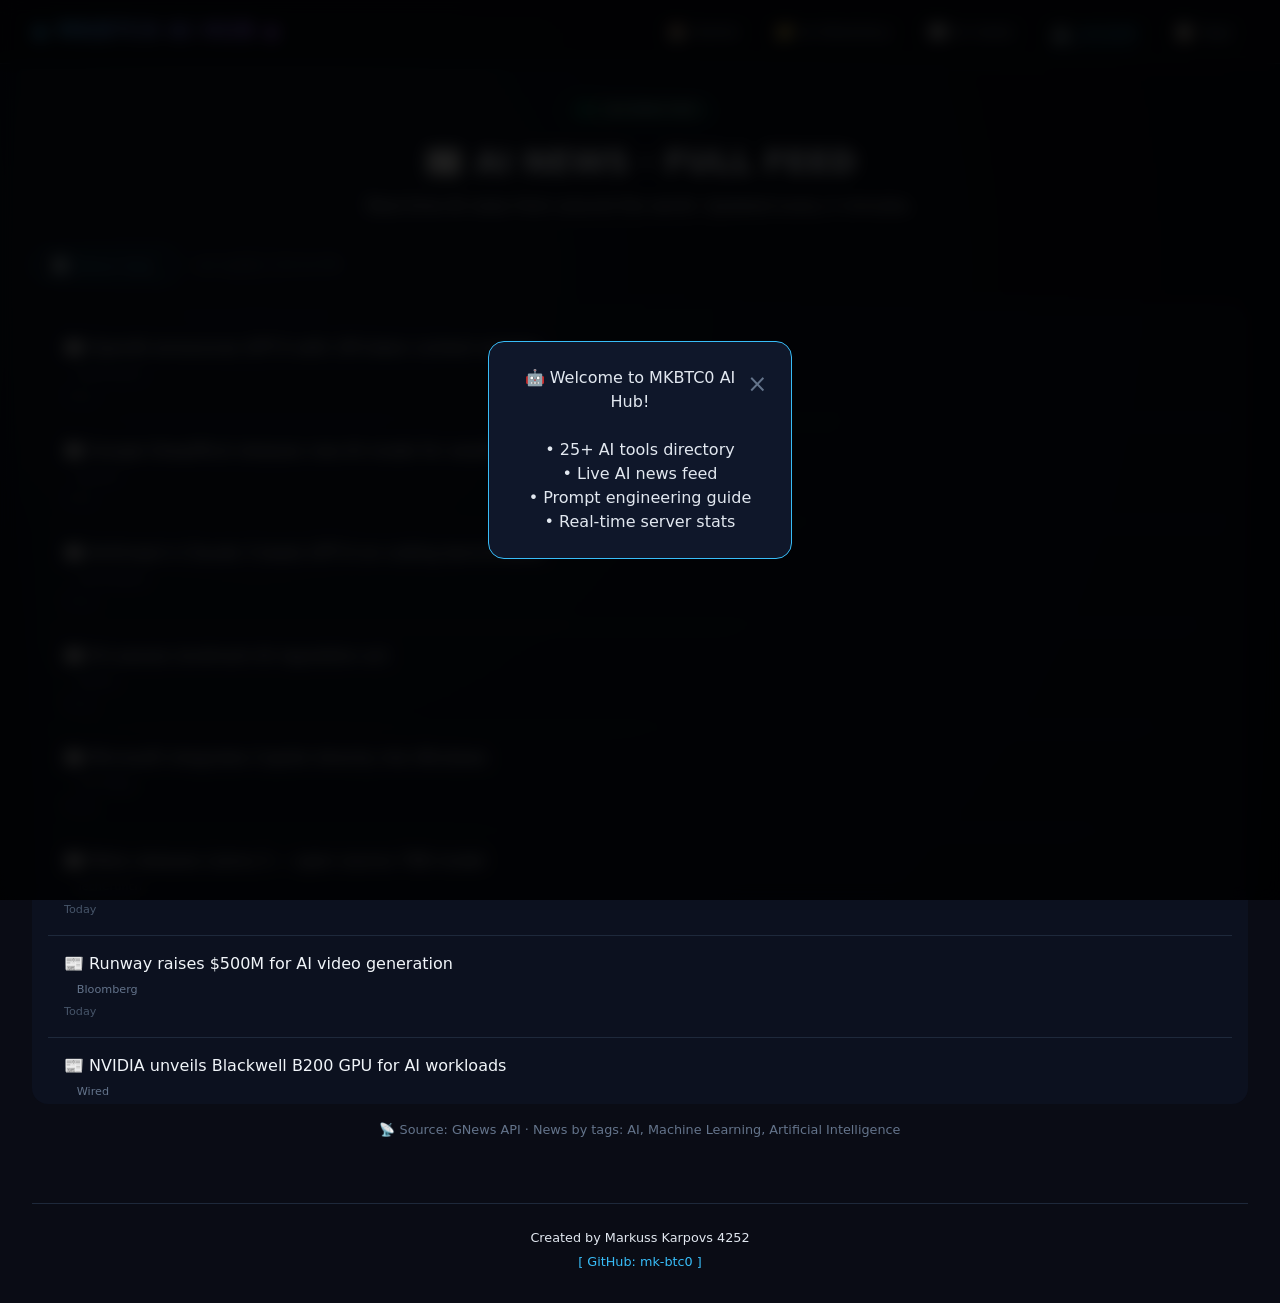
<file: news.html>
<!DOCTYPE html>
<html lang="en">
<head>
    <meta charset="UTF-8">
    <meta name="viewport" content="width=device-width, initial-scale=1.0">
    <title>MKBTC0 AI HUB | AI News</title>
    <link rel="stylesheet" href="style.css">
</head>
<body>
    <div class="bg-gradient"></div>

    <nav class="navbar">
        <div class="logo">◆ MKBTC0 AI HUB ◆</div>
        <div class="nav-links">
            <a href="index.html">🏠 home</a>
            <a href="allAI.html">📁 ai directory</a>
            <a href="news.html">📰 ai news</a>
            <a href="console.html" class="active">💻 console</a>
            <a href="logs.html">📋 logs</a>
        </div>
    </nav>

    <main class="container">
        <div class="page-header">
            <div class="live-badge">
                <span class="live-dot"></span>
                LIVE NEWS FEED
            </div>
            <h1>📰 AI NEWS · FULL FEED</h1>
            <p>Real-time AI news from around the world. Updated every 2 minutes.</p>
        </div>

        <div class="news-controls">
            <button id="refreshNewsBtn" class="btn-outline-small">🔄 Refresh News</button>
            <span id="lastUpdateTime" class="last-update">Last update: --:--:--</span>
        </div>

        <div class="news-container full-news" id="newsFullContainer">
            <div class="loading">📡 Loading news from GNews API...</div>
        </div>

        <div class="info-note">
            <p>📡 Source: GNews API · News by tags: AI, Machine Learning, Artificial Intelligence</p>
        </div>

        <footer class="footer">
            <p>Created by Markuss Karpovs 4252</p>
            <a href="https://github.com/mk-btc0" target="_blank" class="github-link">[ GitHub: mk-btc0 ]</a>
        </footer>
    </main>

    <div id="modal" class="modal">
        <div class="modal-content">
            <span class="close">&times;</span>
            <p id="modalMsg"></p>
        </div>
    </div>

    <script src="script.js"></script>
</body>
</html>
</file>
<file: style.css>
* {
    margin: 0;
    padding: 0;
    box-sizing: border-box;
}

body {
    background: #0a0c15;
    color: #e2e8f0;
    font-family: 'Segoe UI', 'Inter', system-ui, -apple-system, monospace;
    line-height: 1.5;
}

.bg-gradient {
    position: fixed;
    top: 0;
    left: 0;
    width: 100%;
    height: 100%;
    background: radial-gradient(circle at 20% 30%, #111827, #030712);
    z-index: -1;
}

.navbar {
    background: rgba(10, 14, 23, 0.95);
    backdrop-filter: blur(12px);
    border-bottom: 1px solid #1e293b;
    padding: 1rem 2rem;
    display: flex;
    justify-content: space-between;
    align-items: center;
    position: sticky;
    top: 0;
    z-index: 100;
}

.logo {
    font-size: 1.3rem;
    font-weight: 700;
    background: linear-gradient(135deg, #38bdf8, #a855f7);
    -webkit-background-clip: text;
    background-clip: text;
    color: transparent;
    letter-spacing: 1px;
}

.nav-links a {
    color: #94a3b8;
    text-decoration: none;
    margin: 0 1rem;
    transition: 0.2s;
}

.nav-links a:hover,
.nav-links a.active {
    color: #38bdf8;
    border-bottom: 1px solid #38bdf8;
    padding-bottom: 4px;
}

.container {
    max-width: 1300px;
    margin: 0 auto;
    padding: 2rem;
}

.hero-section {
    text-align: center;
    padding: 3rem 1rem 4rem;
}

.hero-badge {
    display: inline-block;
    background: rgba(56, 189, 248, 0.15);
    border: 1px solid #38bdf8;
    border-radius: 40px;
    padding: 0.3rem 1rem;
    font-size: 0.8rem;
    color: #38bdf8;
    margin-bottom: 1.5rem;
}

.hero-title {
    font-size: clamp(2.5rem, 8vw, 4.5rem);
    font-weight: 800;
    line-height: 1.2;
    margin-bottom: 1.5rem;
}

.gradient-text {
    background: linear-gradient(135deg, #38bdf8, #a855f7, #f43f5e);
    -webkit-background-clip: text;
    background-clip: text;
    color: transparent;
}

.hero-desc {
    font-size: 1.1rem;
    color: #94a3b8;
    max-width: 700px;
    margin: 0 auto 2rem;
    line-height: 1.6;
}

.hero-buttons {
    display: flex;
    gap: 1rem;
    justify-content: center;
    flex-wrap: wrap;
}

.btn-primary {
    background: #38bdf8;
    color: #0a0c15;
    padding: 0.8rem 2rem;
    border-radius: 40px;
    text-decoration: none;
    font-weight: 600;
    transition: 0.2s;
}

.btn-primary:hover {
    background: #7dd3fc;
    transform: scale(1.02);
}

.btn-secondary {
    background: transparent;
    border: 1px solid #38bdf8;
    color: #38bdf8;
    padding: 0.8rem 2rem;
    border-radius: 40px;
    text-decoration: none;
    font-weight: 600;
    transition: 0.2s;
}

.btn-secondary:hover {
    background: rgba(56, 189, 248, 0.1);
}

.stats-panel {
    display: grid;
    grid-template-columns: repeat(auto-fit, minmax(200px, 1fr));
    gap: 1.5rem;
    margin: 2rem 0;
}

.stat-card {
    background: rgba(15, 23, 42, 0.6);
    backdrop-filter: blur(8px);
    border-radius: 16px;
    padding: 1.2rem;
    border: 1px solid #1e293b;
}

.stat-label {
    font-size: 0.7rem;
    text-transform: uppercase;
    letter-spacing: 1px;
    color: #64748b;
}

.stat-value {
    font-size: 1.8rem;
    font-weight: 700;
    color: #38bdf8;
    display: block;
    margin: 0.5rem 0;
}

.progress-bar {
    background: #1e293b;
    border-radius: 10px;
    height: 6px;
    overflow: hidden;
}

.progress-fill {
    background: #38bdf8;
    height: 100%;
    border-radius: 10px;
    width: 0%;
}

.about-section {
    margin: 3rem 0;
}

.about-section h2 {
    text-align: center;
    margin-bottom: 2rem;
    font-size: 1.8rem;
}

.about-grid {
    display: grid;
    grid-template-columns: repeat(auto-fit, minmax(250px, 1fr));
    gap: 1.5rem;
}

.about-card {
    background: rgba(15, 23, 42, 0.5);
    border-radius: 16px;
    padding: 1.5rem;
    text-align: center;
    border: 1px solid #1e293b;
    transition: 0.2s;
}

.about-card:hover {
    border-color: #38bdf8;
    transform: translateY(-3px);
}

.about-icon {
    font-size: 2.5rem;
    margin-bottom: 1rem;
}

.about-card h3 {
    margin-bottom: 0.5rem;
    color: #38bdf8;
}

.about-card p {
    font-size: 0.9rem;
    color: #94a3b8;
}

.section {
    margin: 2.5rem 0;
}

.section h2 {
    margin-bottom: 1.5rem;
    font-size: 1.8rem;
    border-left: 3px solid #38bdf8;
    padding-left: 1rem;
}

.prompt-grid {
    display: grid;
    grid-template-columns: repeat(auto-fit, minmax(300px, 1fr));
    gap: 1.5rem;
    margin-top: 1rem;
}

.prompt-card {
    background: rgba(15, 23, 42, 0.6);
    backdrop-filter: blur(8px);
    border-radius: 16px;
    padding: 1.5rem;
    border: 1px solid #1e293b;
    transition: 0.2s;
}

.prompt-card:hover {
    border-color: #38bdf8;
}

.prompt-icon {
    font-size: 2rem;
    margin-bottom: 1rem;
}

.prompt-card code {
    display: block;
    background: #0f172a;
    padding: 0.5rem;
    border-radius: 8px;
    margin: 0.8rem 0;
    font-size: 0.85rem;
    color: #38bdf8;
}

.prompt-card ul {
    margin-left: 1.2rem;
    margin-top: 0.5rem;
}

.instruction-box {
    background: rgba(15, 23, 42, 0.6);
    border-radius: 16px;
    padding: 1.5rem;
}

.instruction-step {
    display: flex;
    align-items: center;
    gap: 1rem;
    margin-bottom: 1rem;
}

.step-num {
    width: 32px;
    height: 32px;
    background: #38bdf8;
    color: #0f172a;
    border-radius: 50%;
    display: flex;
    align-items: center;
    justify-content: center;
    font-weight: bold;
}

.page-header {
    text-align: center;
    margin-bottom: 2rem;
}

.page-header h1 {
    font-size: 2rem;
    margin-bottom: 0.5rem;
}

.live-badge {
    display: inline-block;
    background: rgba(16, 185, 129, 0.15);
    border-radius: 40px;
    padding: 0.2rem 1rem;
    font-size: 0.7rem;
    margin-bottom: 1rem;
}

.live-dot {
    width: 8px;
    height: 8px;
    background: #10b981;
    border-radius: 50%;
    display: inline-block;
    animation: pulse 1.5s infinite;
    margin-right: 0.5rem;
}

@keyframes pulse {
    0%, 100% { opacity: 1; }
    50% { opacity: 0.4; }
}

.search-section {
    display: flex;
    gap: 1rem;
    margin: 1.5rem 0;
    flex-wrap: wrap;
}

.search-input {
    flex: 1;
    background: #0f172a;
    border: 1px solid #1e293b;
    border-radius: 12px;
    padding: 0.8rem 1rem;
    color: #e2e8f0;
    font-size: 1rem;
    min-width: 200px;
}

.search-input:focus {
    outline: none;
    border-color: #38bdf8;
}

.search-btn {
    background: #1e293b;
    border: none;
    border-radius: 12px;
    padding: 0 1.5rem;
    color: #38bdf8;
    cursor: pointer;
    transition: 0.2s;
}

.search-btn.reset {
    border: 1px solid #64748b;
    color: #94a3b8;
}

.search-btn:hover {
    background: #334155;
}

.ai-grid {
    display: grid;
    grid-template-columns: repeat(auto-fill, minmax(320px, 1fr));
    gap: 1.5rem;
    margin: 2rem 0;
}

.ai-card {
    background: rgba(15, 23, 42, 0.6);
    backdrop-filter: blur(8px);
    border-radius: 16px;
    padding: 1.2rem;
    border: 1px solid #1e293b;
    transition: 0.2s;
}

.ai-card:hover {
    transform: translateY(-4px);
    border-color: #38bdf8;
}

.ai-name {
    font-size: 1.2rem;
    font-weight: 600;
    color: #38bdf8;
}

.ai-desc {
    font-size: 0.85rem;
    color: #cbd5e1;
    margin: 0.5rem 0;
}

.ai-pricing {
    font-size: 0.8rem;
    color: #10b981;
    margin: 0.3rem 0;
}

.ai-category {
    font-size: 0.7rem;
    color: #64748b;
    text-transform: uppercase;
}

.ai-link {
    display: inline-block;
    margin-top: 0.8rem;
    color: #38bdf8;
    text-decoration: none;
    border: 1px solid #38bdf8;
    padding: 0.3rem 1rem;
    border-radius: 8px;
    font-size: 0.8rem;
    transition: 0.2s;
}

.ai-link:hover {
    background: #38bdf8;
    color: #0f172a;
}

.news-container {
    background: rgba(15, 23, 42, 0.5);
    border-radius: 16px;
    padding: 1rem;
    max-height: 600px;
    overflow-y: auto;
}

.full-news {
    max-height: 800px;
}

.news-item {
    padding: 1rem;
    border-bottom: 1px solid #1e293b;
    transition: 0.2s;
}

.news-item:hover {
    background: rgba(56, 189, 248, 0.05);
}

.news-title {
    font-size: 1rem;
    font-weight: 500;
    color: #f1f5f9;
    text-decoration: none;
}

.news-title:hover {
    color: #38bdf8;
}

.news-source {
    font-size: 0.7rem;
    color: #64748b;
    margin-left: 0.8rem;
}

.news-time {
    font-size: 0.7rem;
    color: #475569;
    margin-top: 0.3rem;
}

.loading {
    text-align: center;
    padding: 2rem;
    color: #64748b;
}

.news-controls {
    display: flex;
    align-items: center;
    gap: 1rem;
    margin-bottom: 1.5rem;
    flex-wrap: wrap;
}

.btn-outline-small {
    background: transparent;
    border: 1px solid #38bdf8;
    color: #38bdf8;
    padding: 0.4rem 1.2rem;
    border-radius: 40px;
    cursor: pointer;
    transition: 0.2s;
}

.btn-outline-small:hover {
    background: rgba(56, 189, 248, 0.1);
}

.last-update {
    font-size: 0.75rem;
    color: #64748b;
}

.info-note {
    text-align: center;
    padding: 1rem;
    font-size: 0.8rem;
    color: #64748b;
}

.footer {
    margin-top: 3rem;
    padding-top: 1.5rem;
    border-top: 1px solid #1e293b;
    text-align: center;
    font-size: 0.8rem;
}

.github-link {
    color: #38bdf8;
    text-decoration: none;
    display: inline-block;
    margin-top: 0.3rem;
}

.github-link:hover {
    text-decoration: underline;
}

.modal {
    display: none;
    position: fixed;
    top: 0;
    left: 0;
    width: 100%;
    height: 100%;
    background: rgba(0, 0, 0, 0.85);
    backdrop-filter: blur(8px);
    z-index: 1000;
    justify-content: center;
    align-items: center;
}

.modal-content {
    background: #0f172a;
    border: 1px solid #38bdf8;
    border-radius: 16px;
    padding: 1.5rem;
    max-width: 400px;
    text-align: center;
}

.close {
    float: right;
    font-size: 1.5rem;
    cursor: pointer;
    color: #64748b;
}

@media (max-width: 768px) {
    .navbar {
        flex-direction: column;
        gap: 0.8rem;
    }
    .stats-panel {
        grid-template-columns: 1fr 1fr;
    }
    .prompt-grid {
        grid-template-columns: 1fr;
    }
    .container {
        padding: 1rem;
    }
    .hero-title {
        font-size: 1.8rem;
    }
}
</file>
